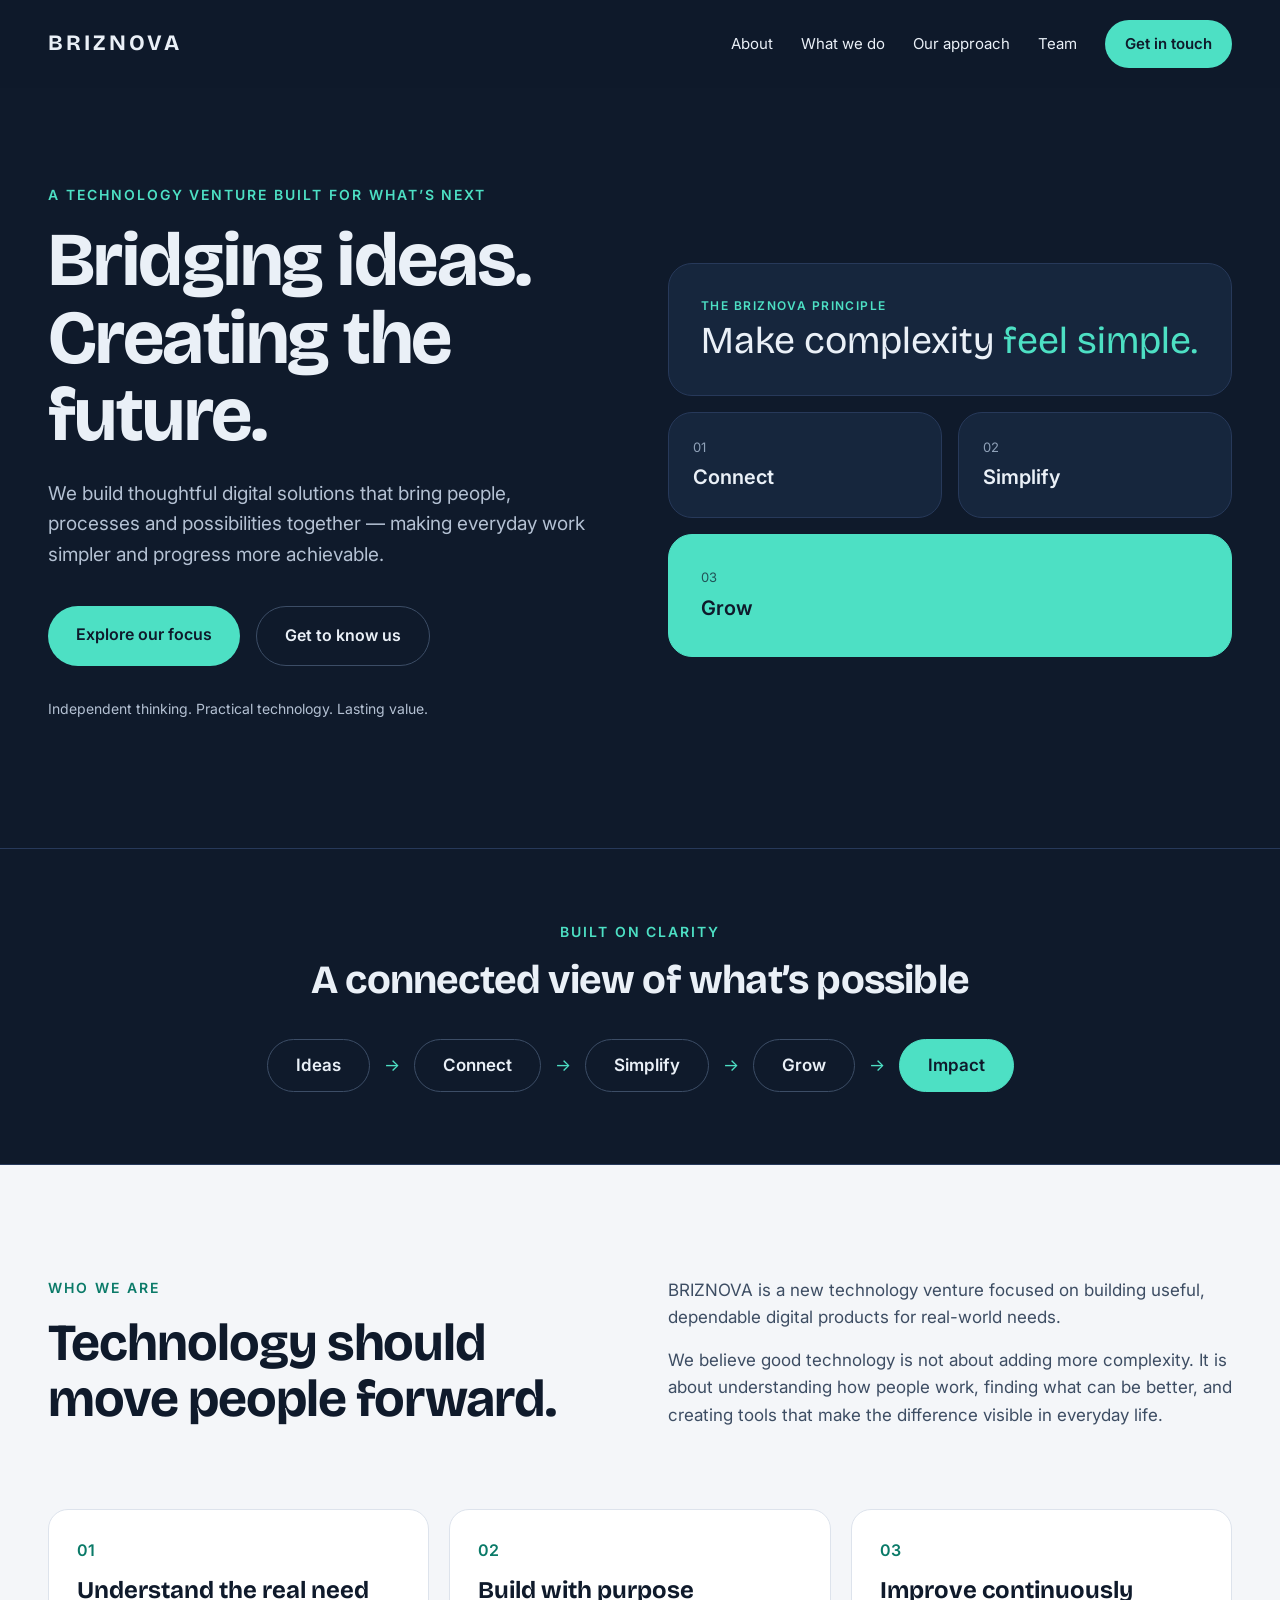
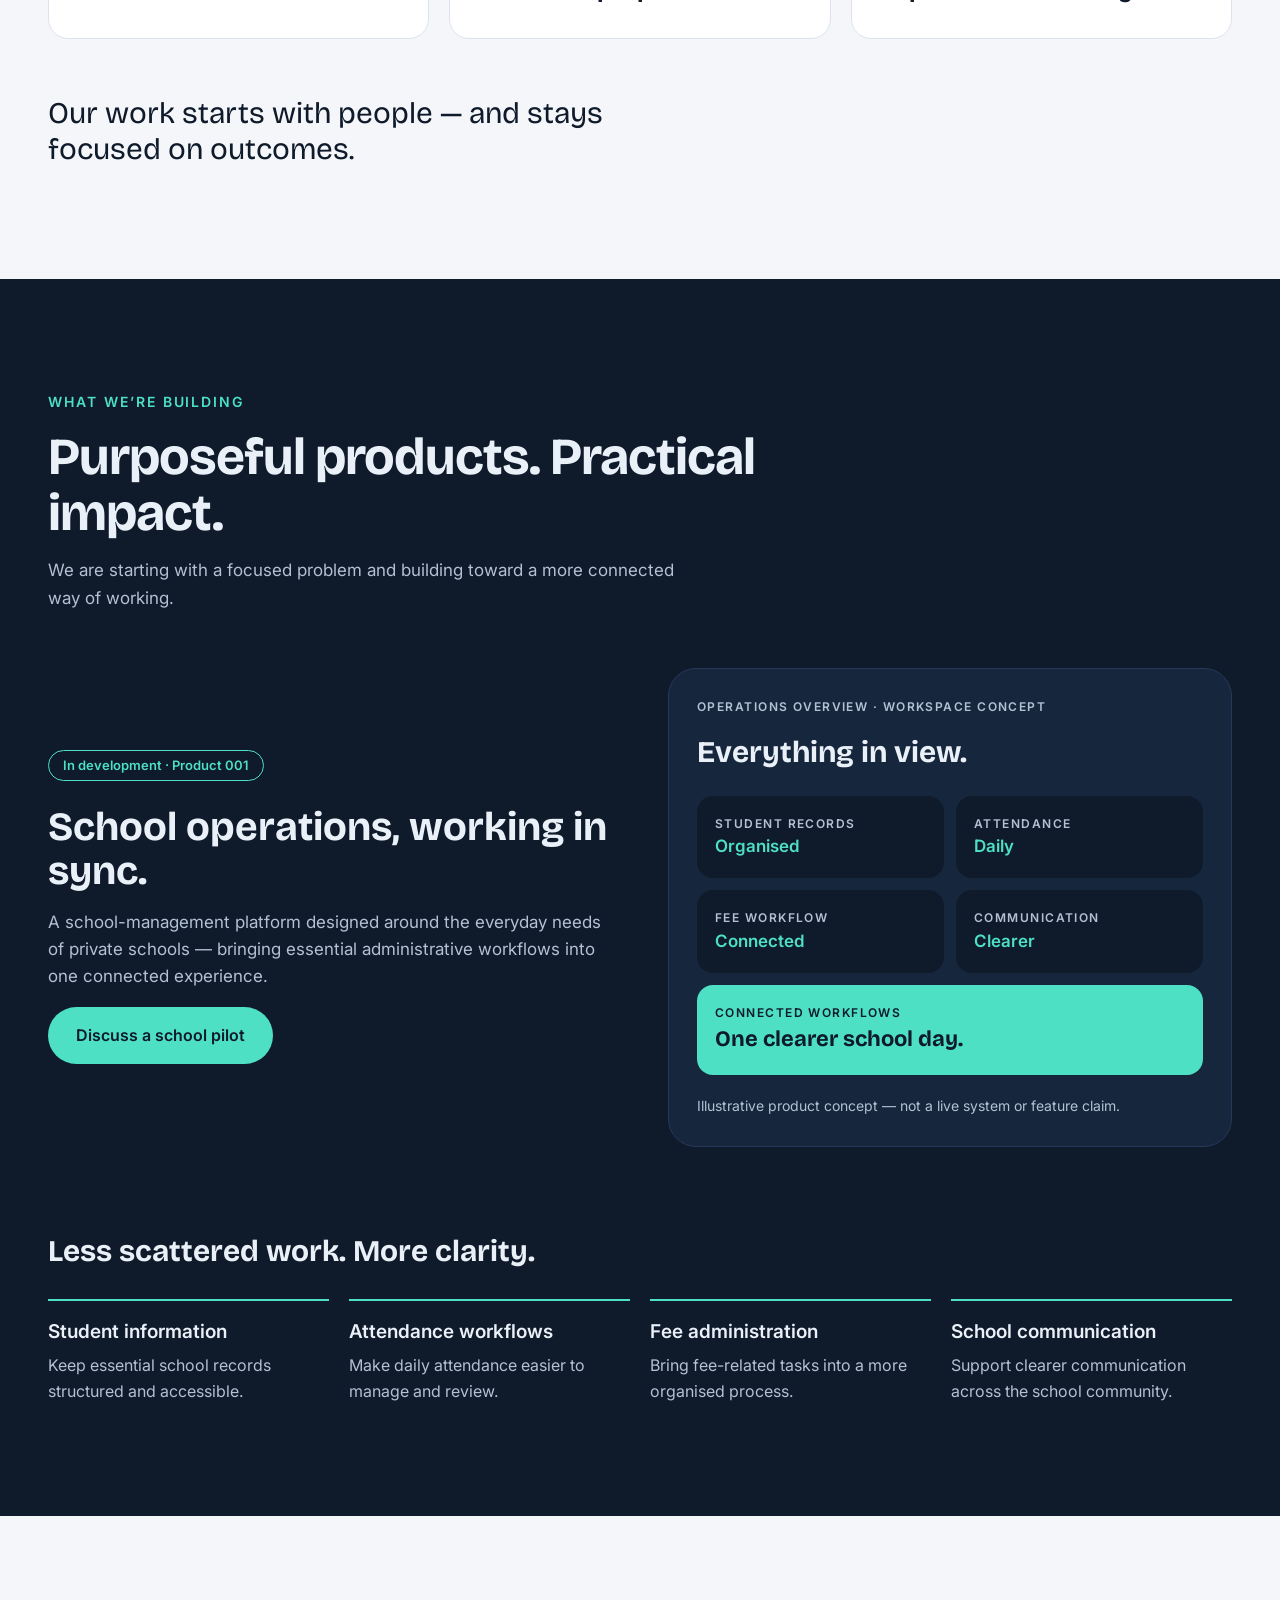
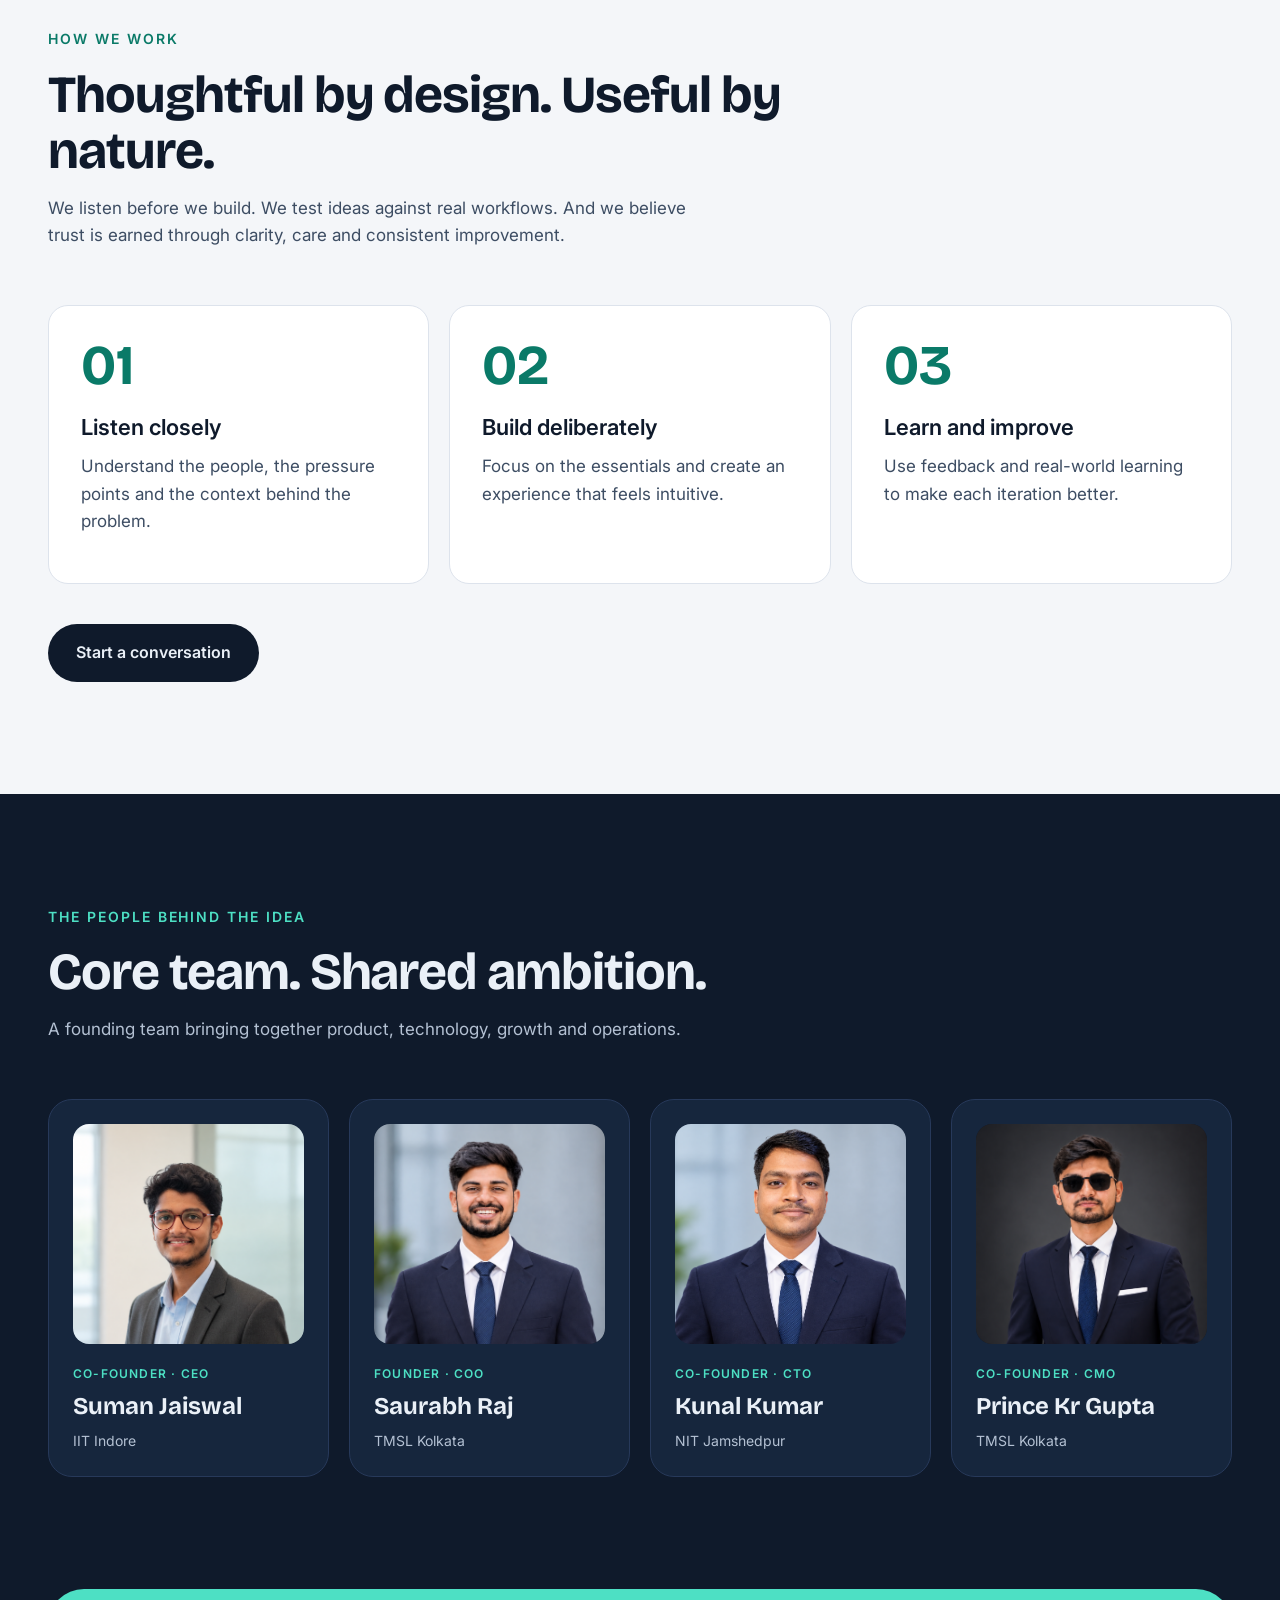
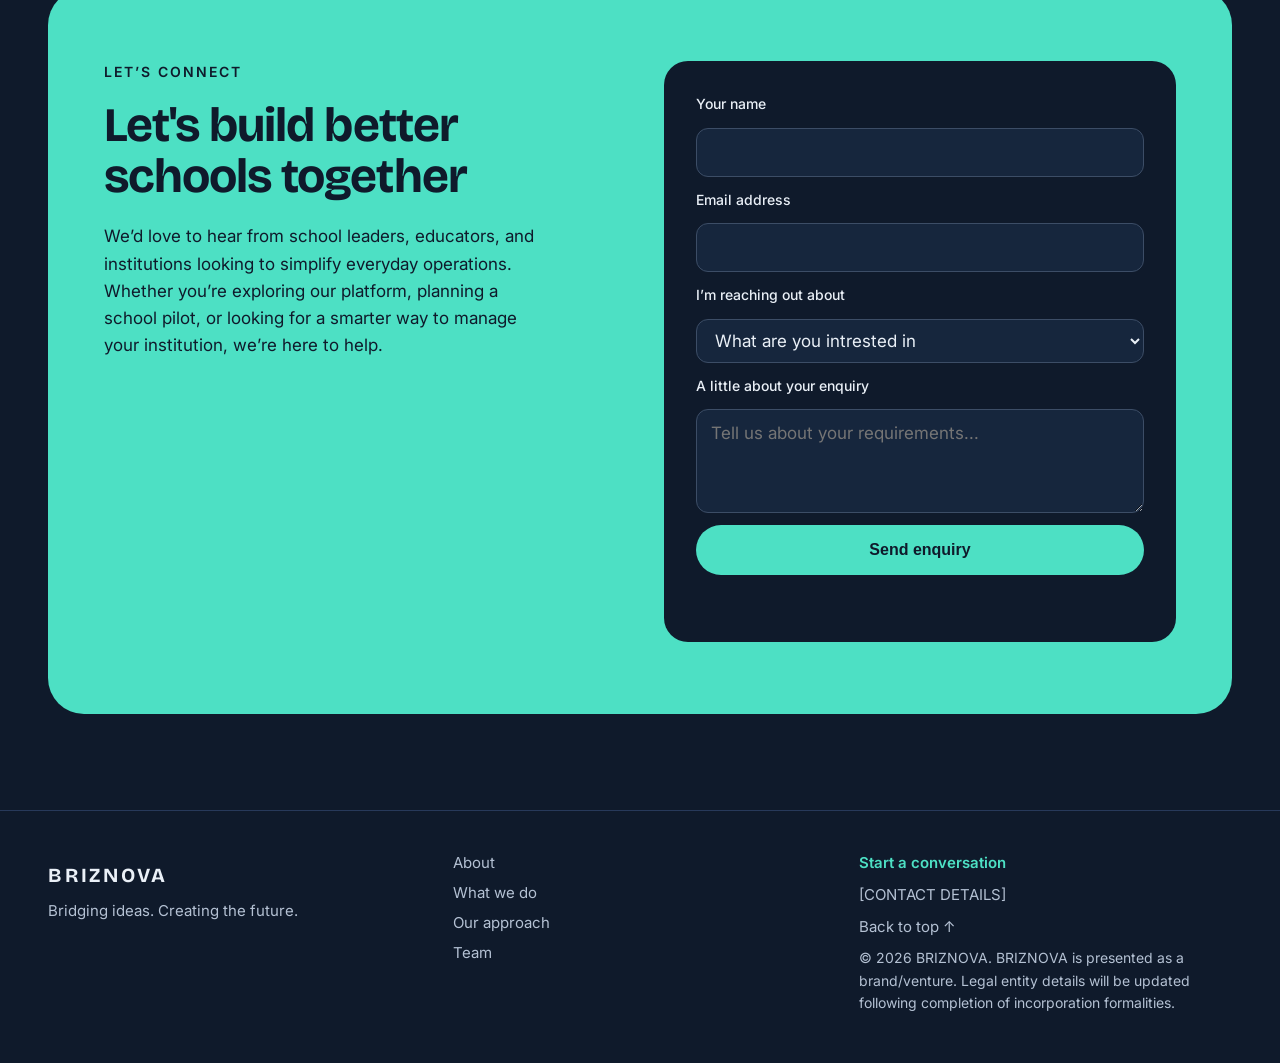
<file: index.html>
<!doctype html>
<html lang="en">
<head>
<meta charset="utf-8">
<meta name="viewport" content="width=device-width, initial-scale=1">
<title>BRIZNOVA — Bridging Ideas. Creating the Future.</title>
<meta name="description" content="BRIZNOVA builds thoughtful technology that connects people, simplifies operations and helps organisations move forward.">
<meta name="theme-color" content="#0f1a2b">
<link rel="preconnect" href="https://fonts.googleapis.com">
<link rel="preconnect" href="https://fonts.gstatic.com" crossorigin>
<link href="https://fonts.googleapis.com/css2?family=Bricolage+Grotesque:wght@500;700&family=Inter:wght@400;500;600&display=swap" rel="stylesheet">
<link rel="stylesheet" href="styles.css">
</head>
<body>
<a class="skip" href="#main">Skip to content</a>

<header class="site-header">
  <a class="brand" href="#top">BRIZNOVA</a>
  <button class="nav-toggle" type="button" aria-expanded="false" aria-controls="nav">Menu</button>
  <nav id="nav" class="nav">
    <a href="#about">About</a>
    <a href="#focus">What we do</a>
    <a href="#approach">Our approach</a>
    <a href="#team">Team</a>
    <a class="btn btn-sm" href="#contact">Get in touch</a>
  </nav>
</header>

<main id="main">
  <section id="top" class="hero section">
    <div>
      <p class="eyebrow">A technology venture built for what’s next</p>
      <h1>Bridging ideas.<br>Creating the future.</h1>
      <p class="lead">We build thoughtful digital solutions that bring people, processes and possibilities together — making everyday work simpler and progress more achievable.</p>
      <div class="actions">
        <a class="btn" href="#focus">Explore our focus</a>
        <a class="btn btn-ghost" href="#about">Get to know us</a>
      </div>
      <p class="muted small tagline">Independent thinking. Practical technology. Lasting value.</p>
    </div>
    <div class="bento">
      <div class="tile tile-wide">
        <p class="label">The BRIZNOVA principle</p>
        <p class="principle">Make complexity <span class="accent">feel simple.</span></p>
      </div>
      <div class="tile"><p class="num">01</p><p class="tile-title">Connect</p></div>
      <div class="tile"><p class="num">02</p><p class="tile-title">Simplify</p></div>
      <div class="tile tile-wide tile-accent"><p class="num">03</p><p class="tile-title">Grow</p></div>
    </div>
  </section>

  <section class="band">
    <p class="eyebrow">Built on clarity</p>
    <h2>A connected view of what’s possible</h2>
    <div class="flow" aria-label="Ideas to impact">
      <span>Ideas</span><i aria-hidden="true">→</i><span>Connect</span><i aria-hidden="true">→</i><span>Simplify</span><i aria-hidden="true">→</i><span>Grow</span><i aria-hidden="true">→</i><span class="flow-end">Impact</span>
    </div>
  </section>

  <section id="about" class="section light">
    <div class="two-col">
      <div>
        <p class="eyebrow dark">Who we are</p>
        <h2>Technology should move people forward.</h2>
      </div>
      <div class="body-dark">
        <p>BRIZNOVA is a new technology venture focused on building useful, dependable digital products for real-world needs.</p>
        <p>We believe good technology is not about adding more complexity. It is about understanding how people work, finding what can be better, and creating tools that make the difference visible in everyday life.</p>
      </div>
    </div>
    <div class="grid grid-220">
      <div class="card"><p class="num dark">01</p><p class="card-title">Understand the real need</p></div>
      <div class="card"><p class="num dark">02</p><p class="card-title">Build with purpose</p></div>
      <div class="card"><p class="num dark">03</p><p class="card-title">Improve continuously</p></div>
    </div>
    <p class="statement">Our work starts with people — and stays focused on outcomes.</p>
  </section>

  <section id="focus" class="section">
    <p class="eyebrow">What we’re building</p>
    <h2>Purposeful products. Practical impact.</h2>
    <p class="muted intro">We are starting with a focused problem and building toward a more connected way of working.</p>

    <div class="two-col center">
      <div>
        <p class="pill">In development · Product 001</p>
        <h3 class="h3-lg">School operations, working in sync.</h3>
        <p class="muted">A school-management platform designed around the everyday needs of private schools — bringing essential administrative workflows into one connected experience.</p>
        <a class="btn" href="#contact">Discuss a school pilot</a>
      </div>
      <div class="mock">
        <p class="label muted">Operations overview · Workspace concept</p>
        <p class="mock-title">Everything in view.</p>
        <div class="mock-grid">
          <div><p class="label muted">Student records</p><p class="accent strong">Organised</p></div>
          <div><p class="label muted">Attendance</p><p class="accent strong">Daily</p></div>
          <div><p class="label muted">Fee workflow</p><p class="accent strong">Connected</p></div>
          <div><p class="label muted">Communication</p><p class="accent strong">Clearer</p></div>
        </div>
        <div class="mock-cta"><p class="label">Connected workflows</p><p class="mock-cta-title">One clearer school day.</p></div>
        <p class="muted small">Illustrative product concept — not a live system or feature claim.</p>
      </div>
    </div>

    <h3 class="h3-md">Less scattered work. More clarity.</h3>
    <div class="grid grid-230">
      <div class="feature"><p class="feature-title">Student information</p><p class="muted">Keep essential school records structured and accessible.</p></div>
      <div class="feature"><p class="feature-title">Attendance workflows</p><p class="muted">Make daily attendance easier to manage and review.</p></div>
      <div class="feature"><p class="feature-title">Fee administration</p><p class="muted">Bring fee-related tasks into a more organised process.</p></div>
      <div class="feature"><p class="feature-title">School communication</p><p class="muted">Support clearer communication across the school community.</p></div>
    </div>
  </section>

  <section id="approach" class="section light">
    <p class="eyebrow dark">How we work</p>
    <h2>Thoughtful by design. Useful by nature.</h2>
    <p class="body-dark intro">We listen before we build. We test ideas against real workflows. And we believe trust is earned through clarity, care and consistent improvement.</p>
    <div class="grid grid-260">
      <div class="card big"><p class="big-num">01</p><h3>Listen closely</h3><p class="body-dark">Understand the people, the pressure points and the context behind the problem.</p></div>
      <div class="card big"><p class="big-num">02</p><h3>Build deliberately</h3><p class="body-dark">Focus on the essentials and create an experience that feels intuitive.</p></div>
      <div class="card big"><p class="big-num">03</p><h3>Learn and improve</h3><p class="body-dark">Use feedback and real-world learning to make each iteration better.</p></div>
    </div>
    <a class="btn btn-dark" href="#contact">Start a conversation</a>
  </section>

  <section id="team" class="section">
    <p class="eyebrow">The people behind the idea</p>
    <h2>Core team. Shared ambition.</h2>
    <p class="muted intro">A founding team bringing together product, technology, growth and operations.</p>
    <div class="grid grid-240">
      <article class="person"><img src="suman_imgg.PNG" alt="Suman Jaiswal" loading="lazy"><p class="role">Co-founder · CEO</p><h3>Suman Jaiswal</h3><p class="muted small">IIT Indore</p></article>
      <article class="person"><img class="portrait-saurabh" src="saurabh_img.PNG" alt="Saurabh Raj" loading="lazy"><p class="role">Founder · COO</p><h3>Saurabh Raj</h3><p class="muted small">TMSL Kolkata</p></article>
      <article class="person"><img src="kunal_imgg.png" alt="Kunal Kumar" loading="lazy"><p class="role">Co-founder · CTO</p><h3>Kunal Kumar</h3><p class="muted small">NIT Jamshedpur</p></article>
      <article class="person"><img class="portrait-prince" src="prince_img.PNG" alt="Prince Kr Gupta" loading="lazy"><p class="role">Co-founder · CMO</p><h3>Prince Kr Gupta</h3><p class="muted small">TMSL Kolkata</p></article>
    </div>
  </section>

  <section id="contact" class="contact">
    <div>
      <p class="eyebrow dark">Let’s connect</p>
      <h2>Let's build better schools together</h2>
      <p>We’d love to hear from school leaders, educators, and institutions looking to simplify everyday operations. Whether you’re exploring our platform, planning a school pilot, or looking for a smarter way to manage your institution, we’re here to help.</p>
    </div>
    <form id="enquiry" class="form" novalidate>
      <label for="name">Your name</label>
      <input id="name" name="name" type="text" autocomplete="name" required>
      <label for="email">Email address</label>
      <input id="email" name="email" type="email" autocomplete="email" required>
      <label for="topic">I’m reaching out about</label>
      <select id="topic" name="topic">
        <option value="" selected disabled hidden>What are you intrested in</option>
        <option>Book a Product Demo</option>
        <option>School Management Software</option>
        <option>School Pilot Program</option>
        <option>Institutional Partnership</option>
        <option>Pricing & Plans</option>
        <option>Technical Support</option>
        <option>General enquiry</option>
        <option>Other</option>
      </select>
      <label for="message">A little about your enquiry</label>
      <textarea id="message" name="message" rows="3" placeholder="Tell us about your requirements..."></textarea>
      <button class="btn" type="submit">Send enquiry</button>
      <p id="form-status" class="status" role="status" aria-live="polite"></p>
    </form>
  </section>
</main>

<footer class="footer">
  <div><p class="brand">BRIZNOVA</p><p>Bridging ideas. Creating the future.</p></div>
  <div class="footer-links"><a href="#about">About</a><a href="#focus">What we do</a><a href="#approach">Our approach</a><a href="#team">Team</a></div>
  <div>
    <a class="accent strong" href="#contact">Start a conversation</a>
    <p>[CONTACT DETAILS]</p>
    <a href="#top">Back to top ↑</a>
    <p class="small muted">© <span id="year">2026</span> BRIZNOVA. BRIZNOVA is presented as a brand/venture. Legal entity details will be updated following completion of incorporation formalities.</p>
  </div>
</footer>

<script src="script.js"></script>
</body>
</html>
</file>
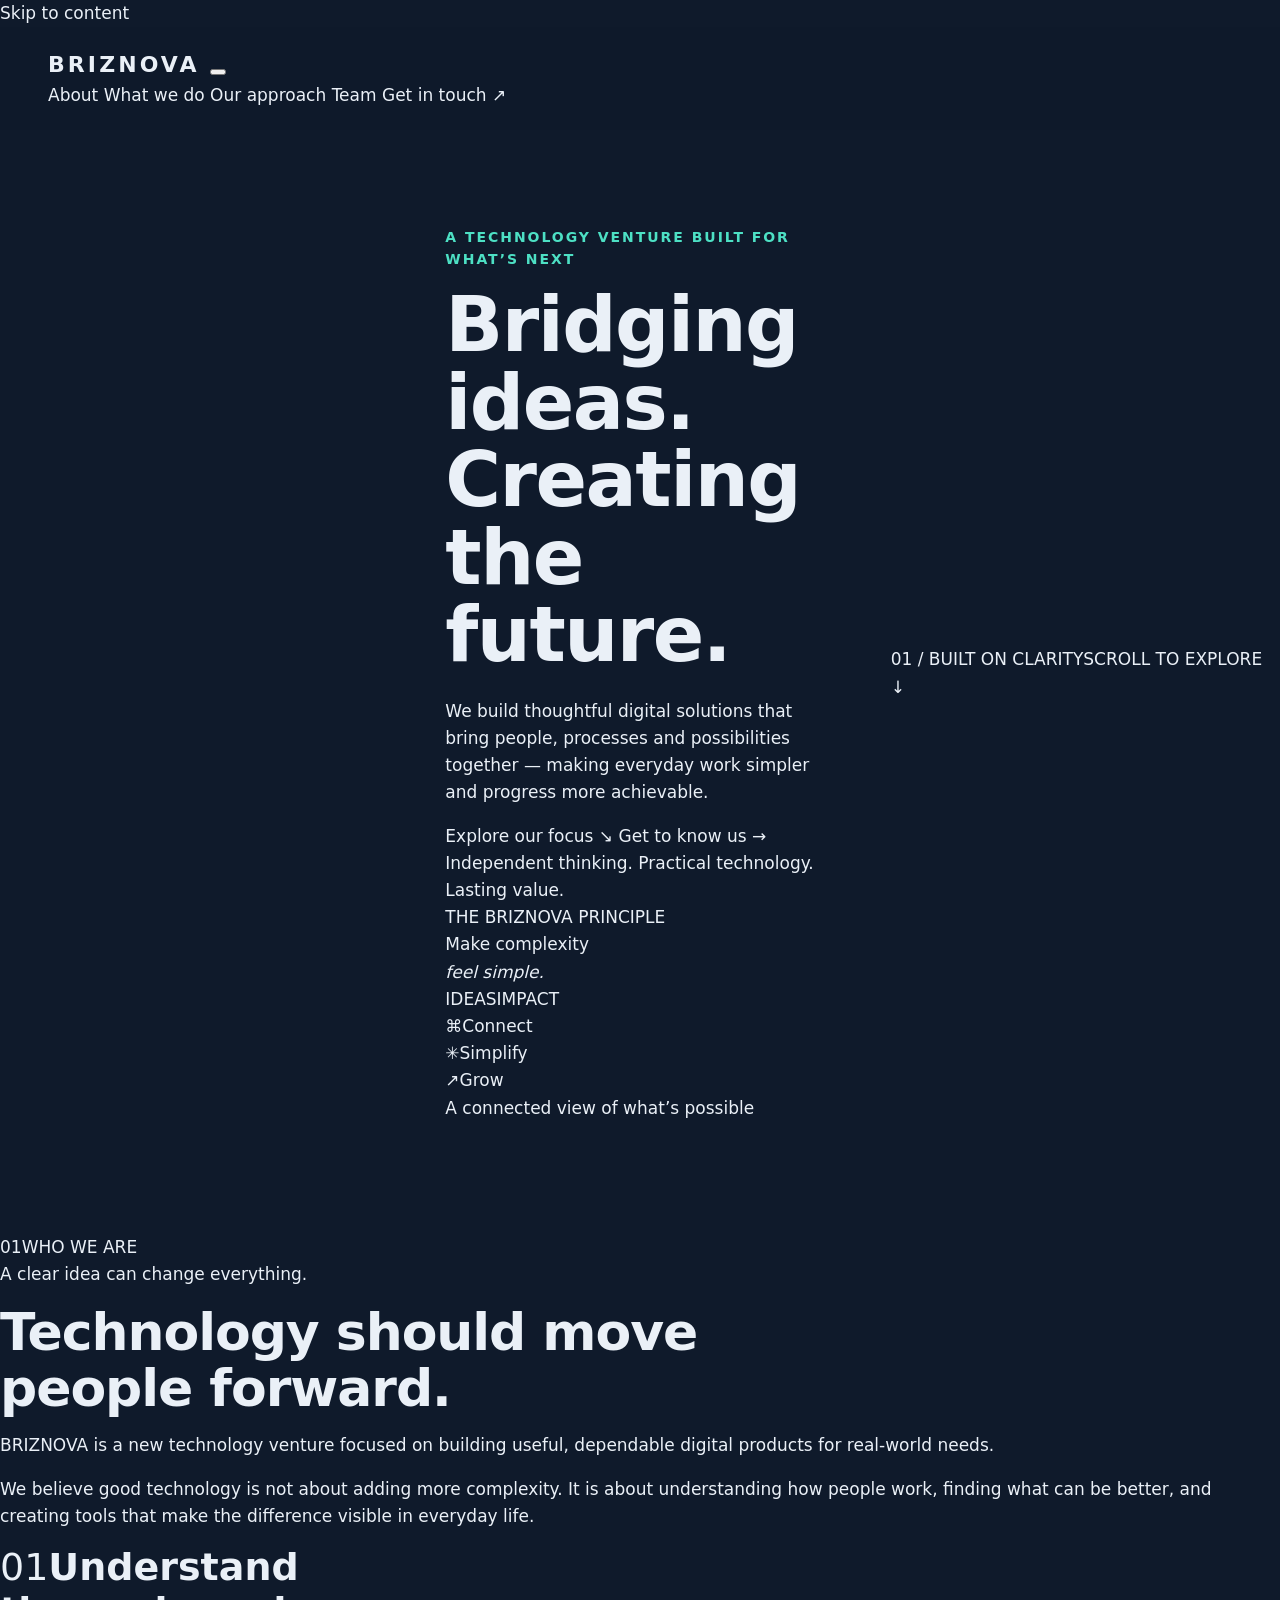
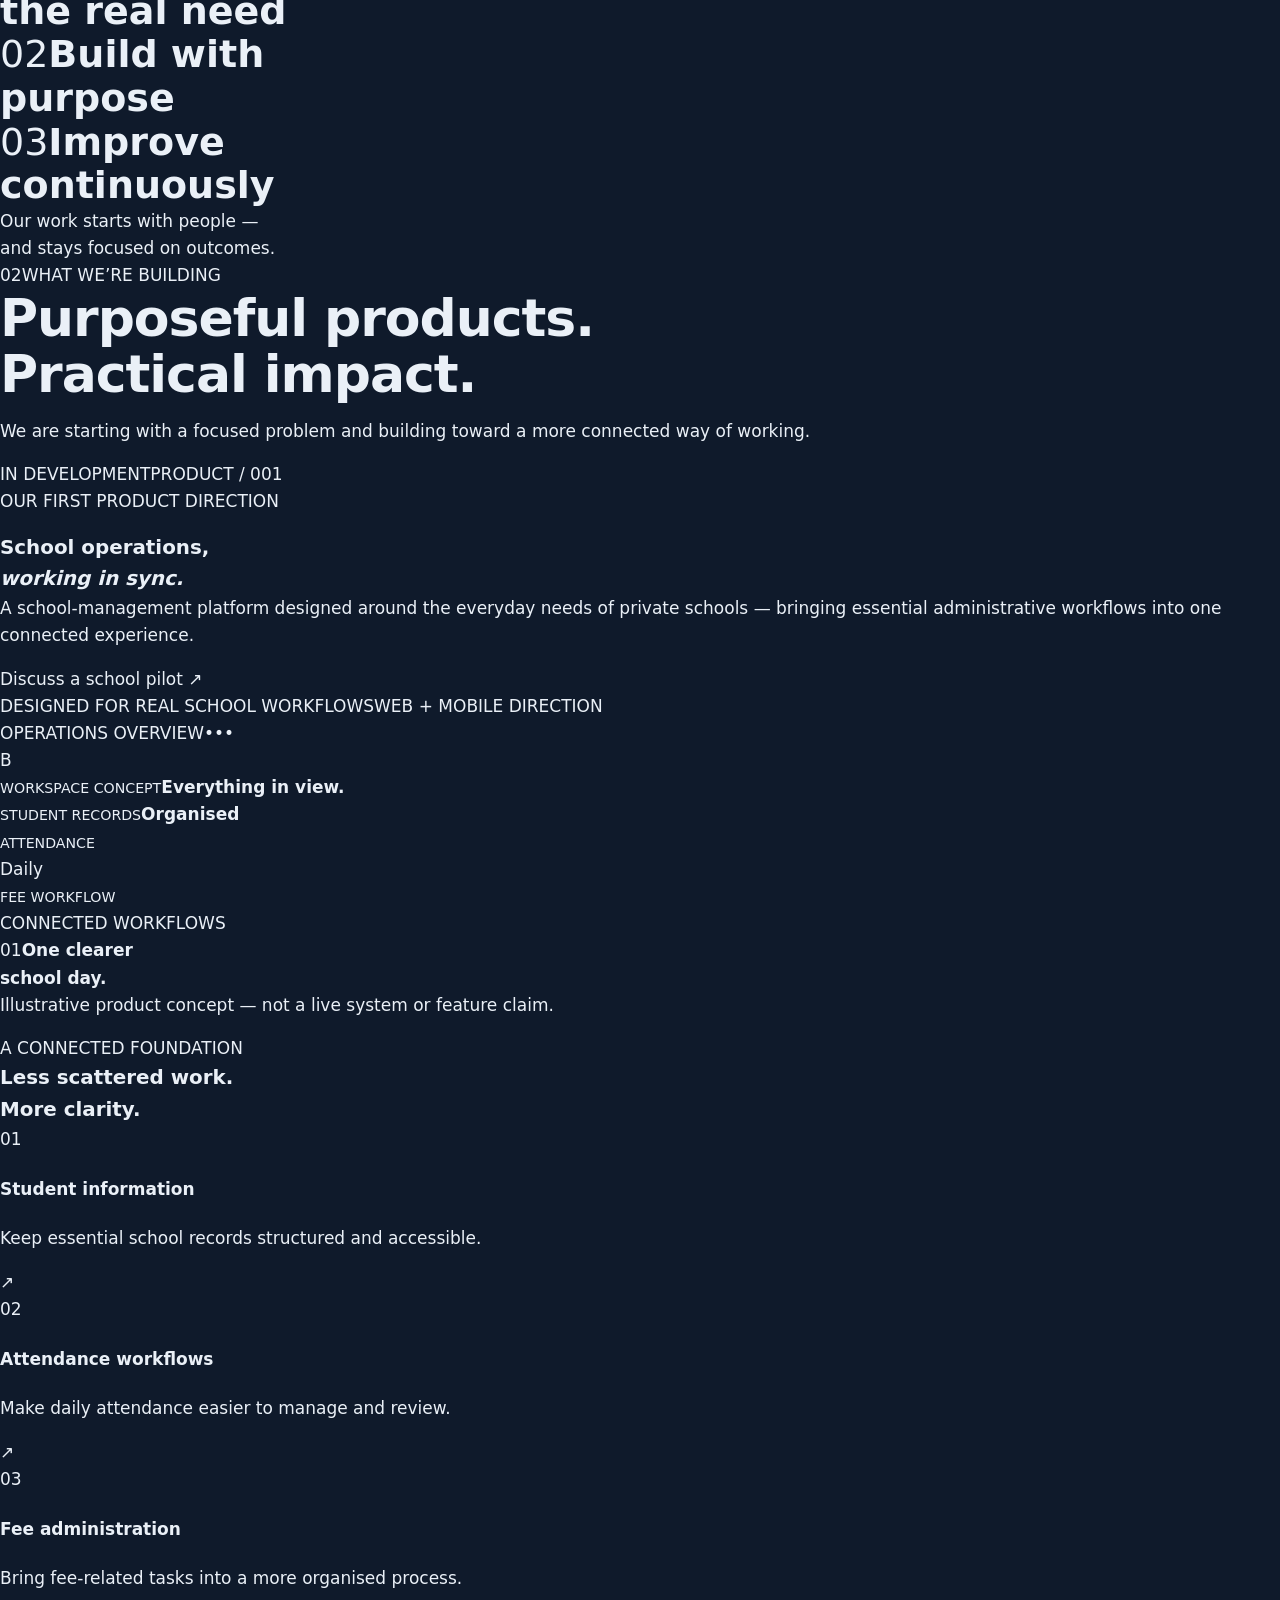
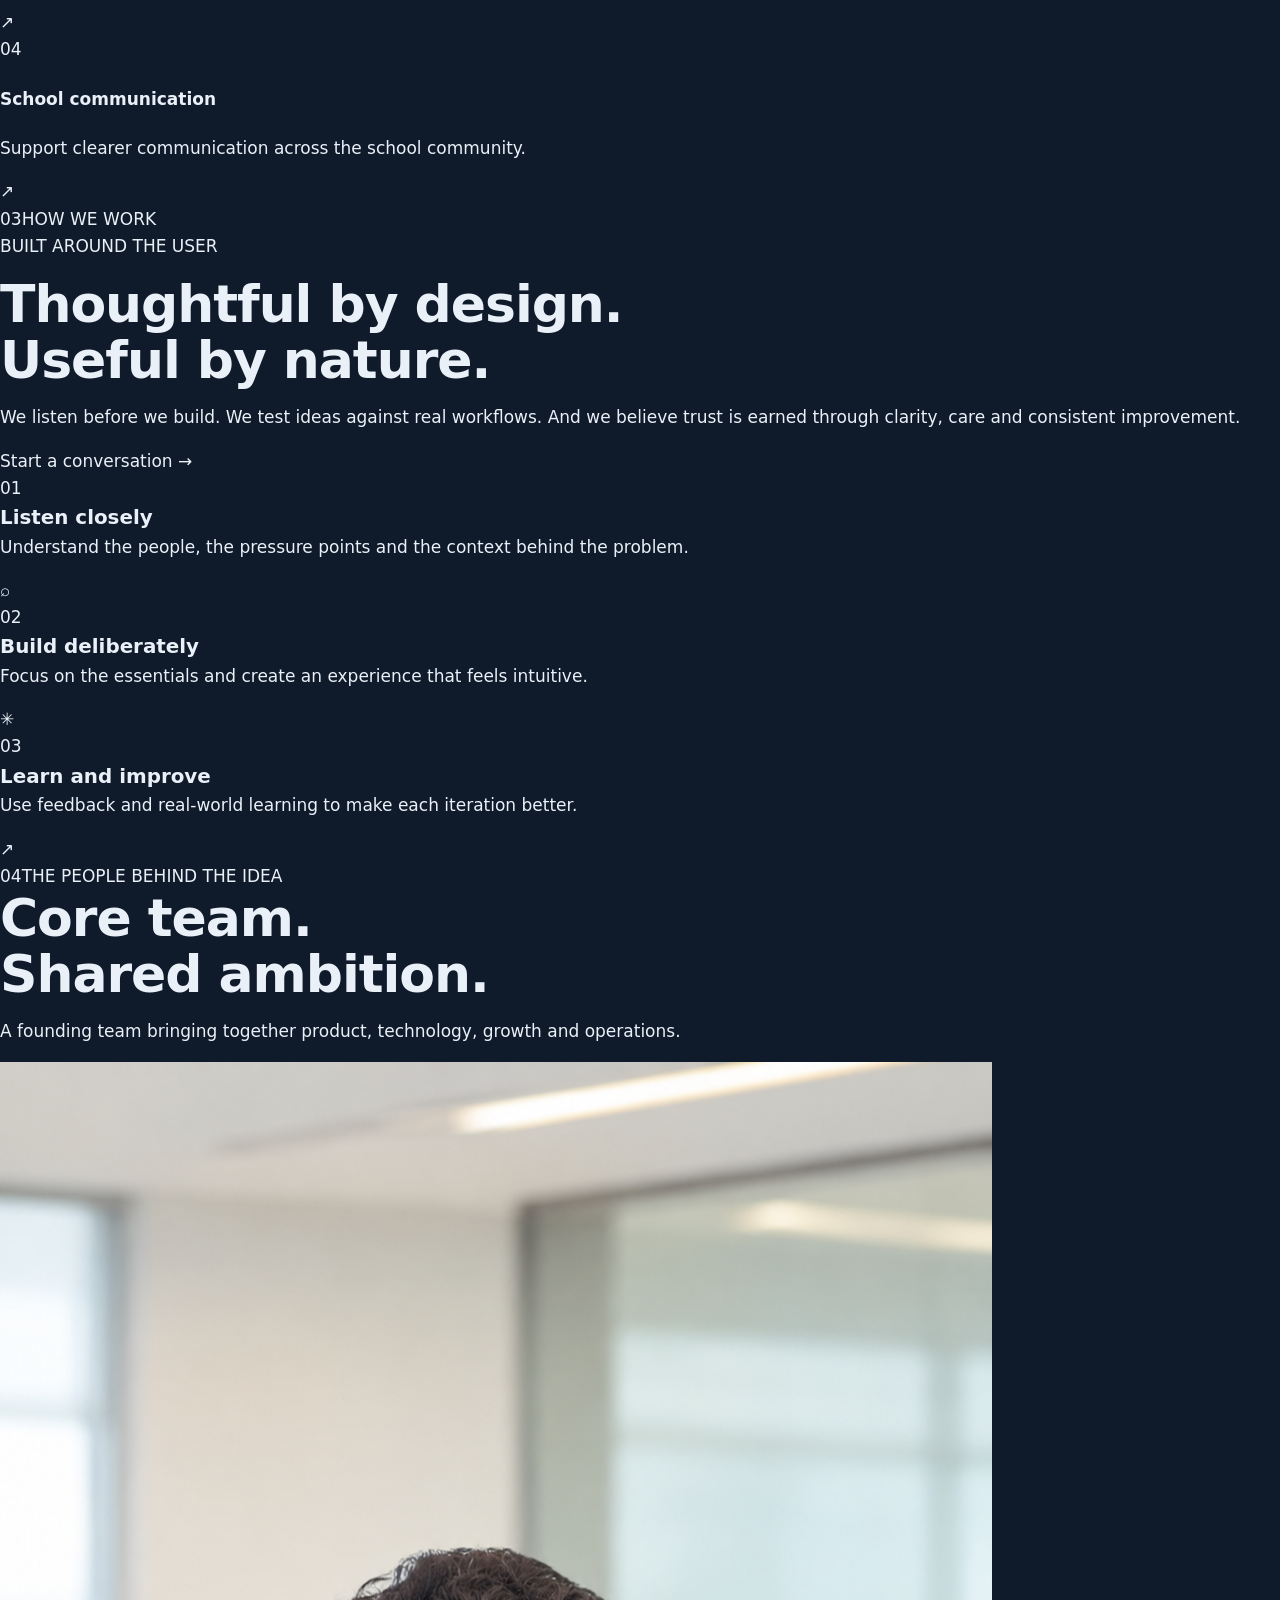
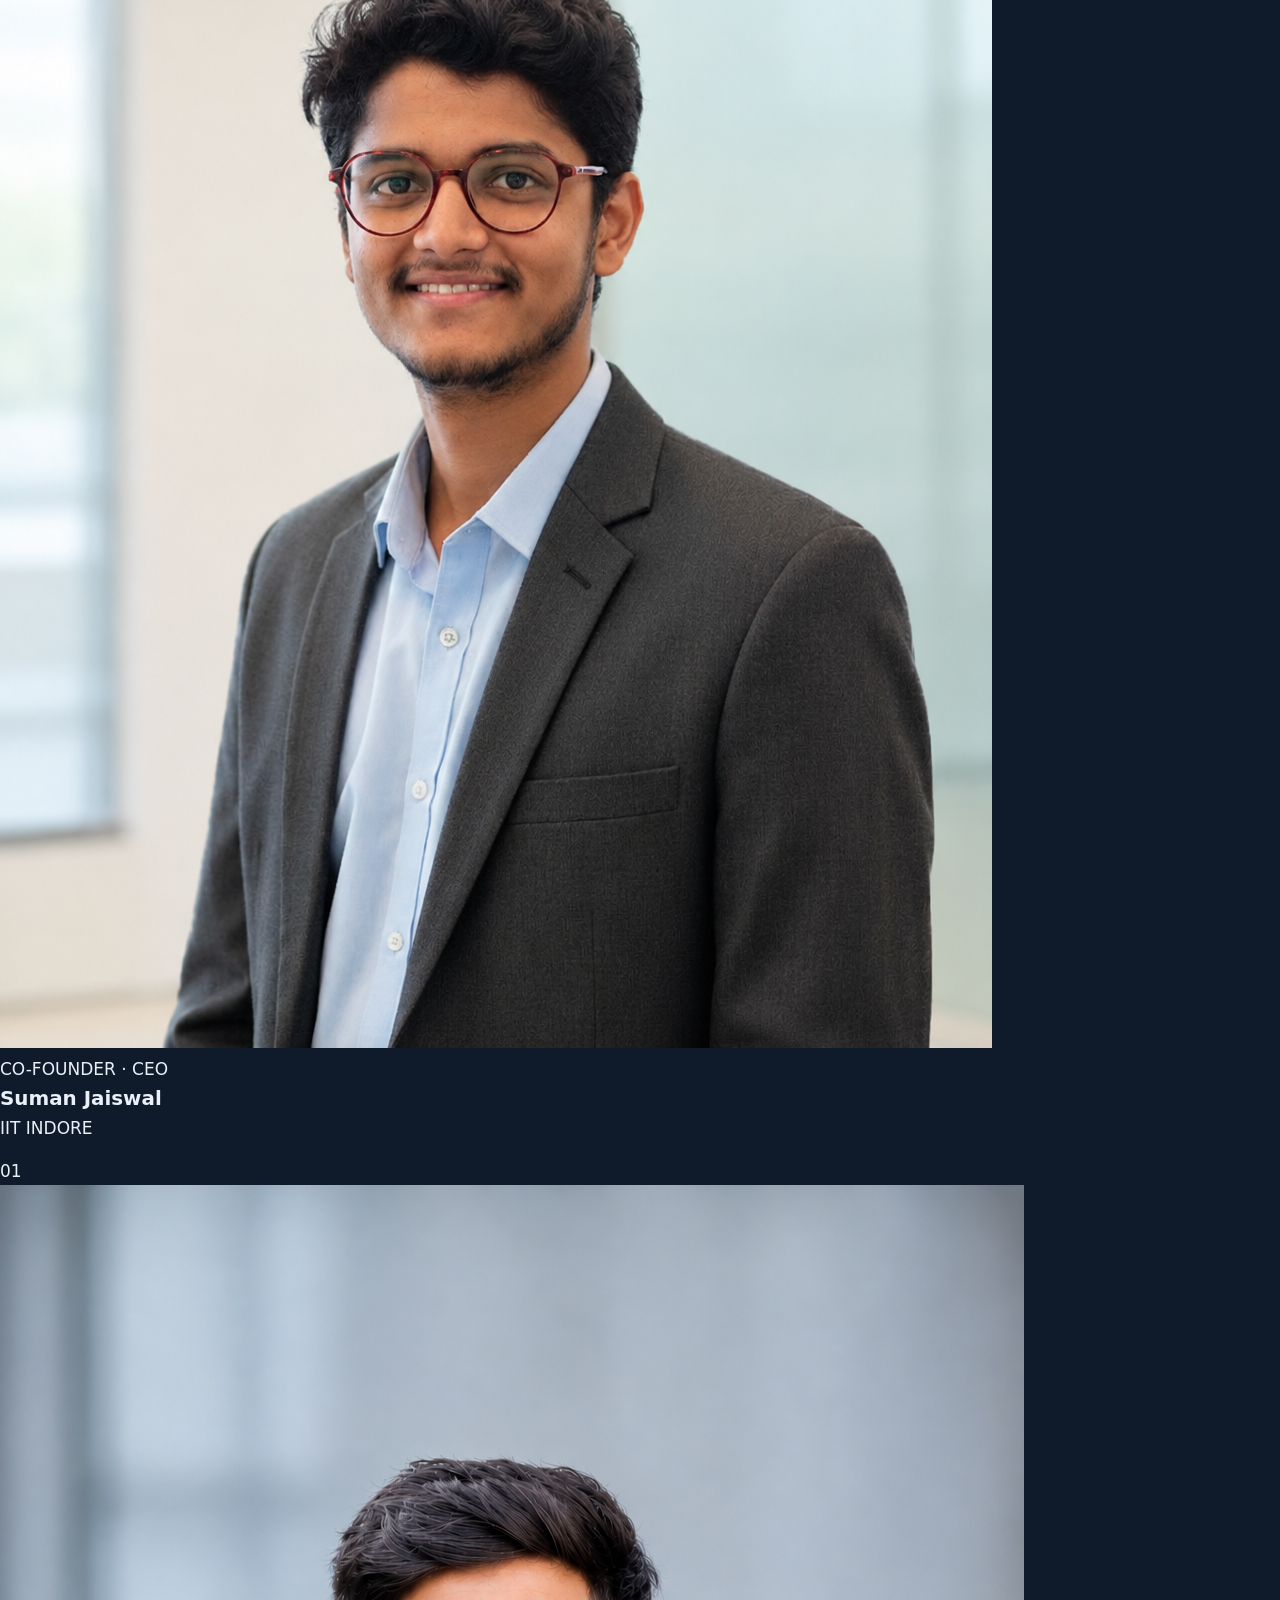
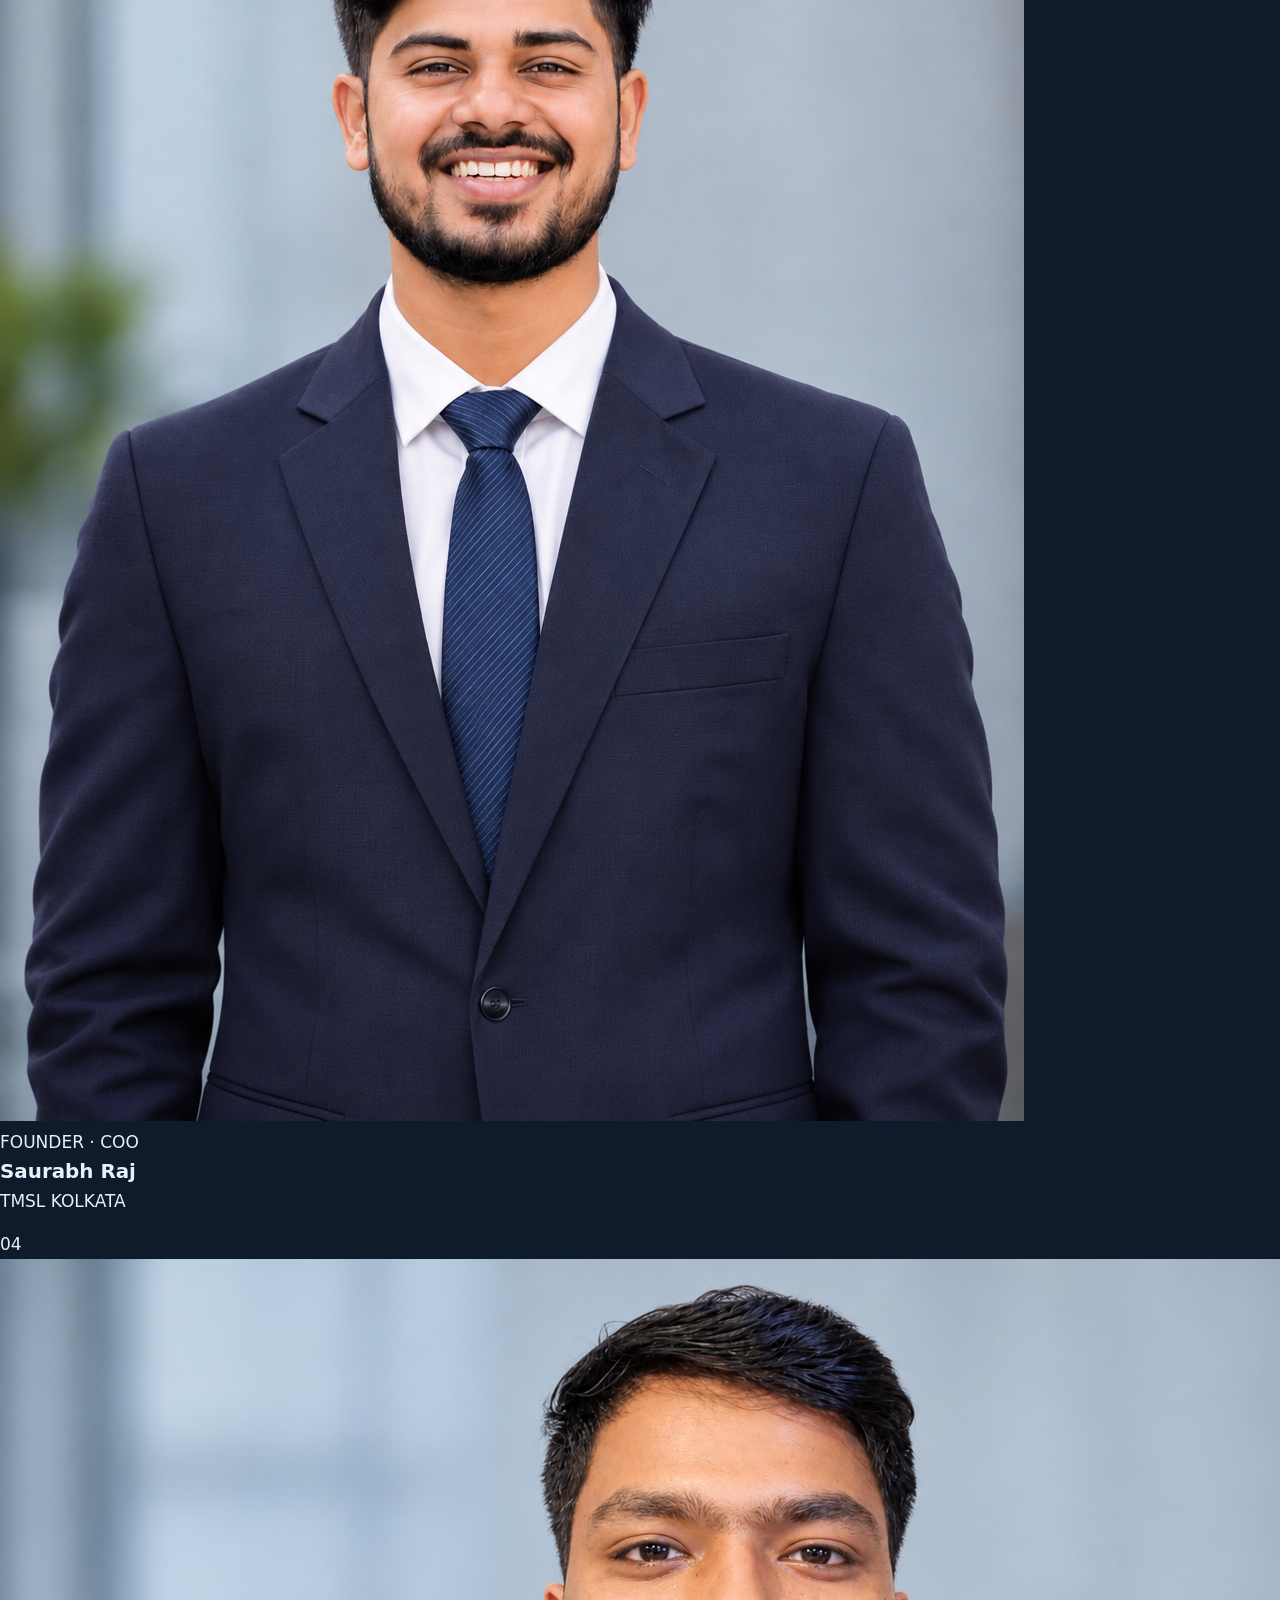
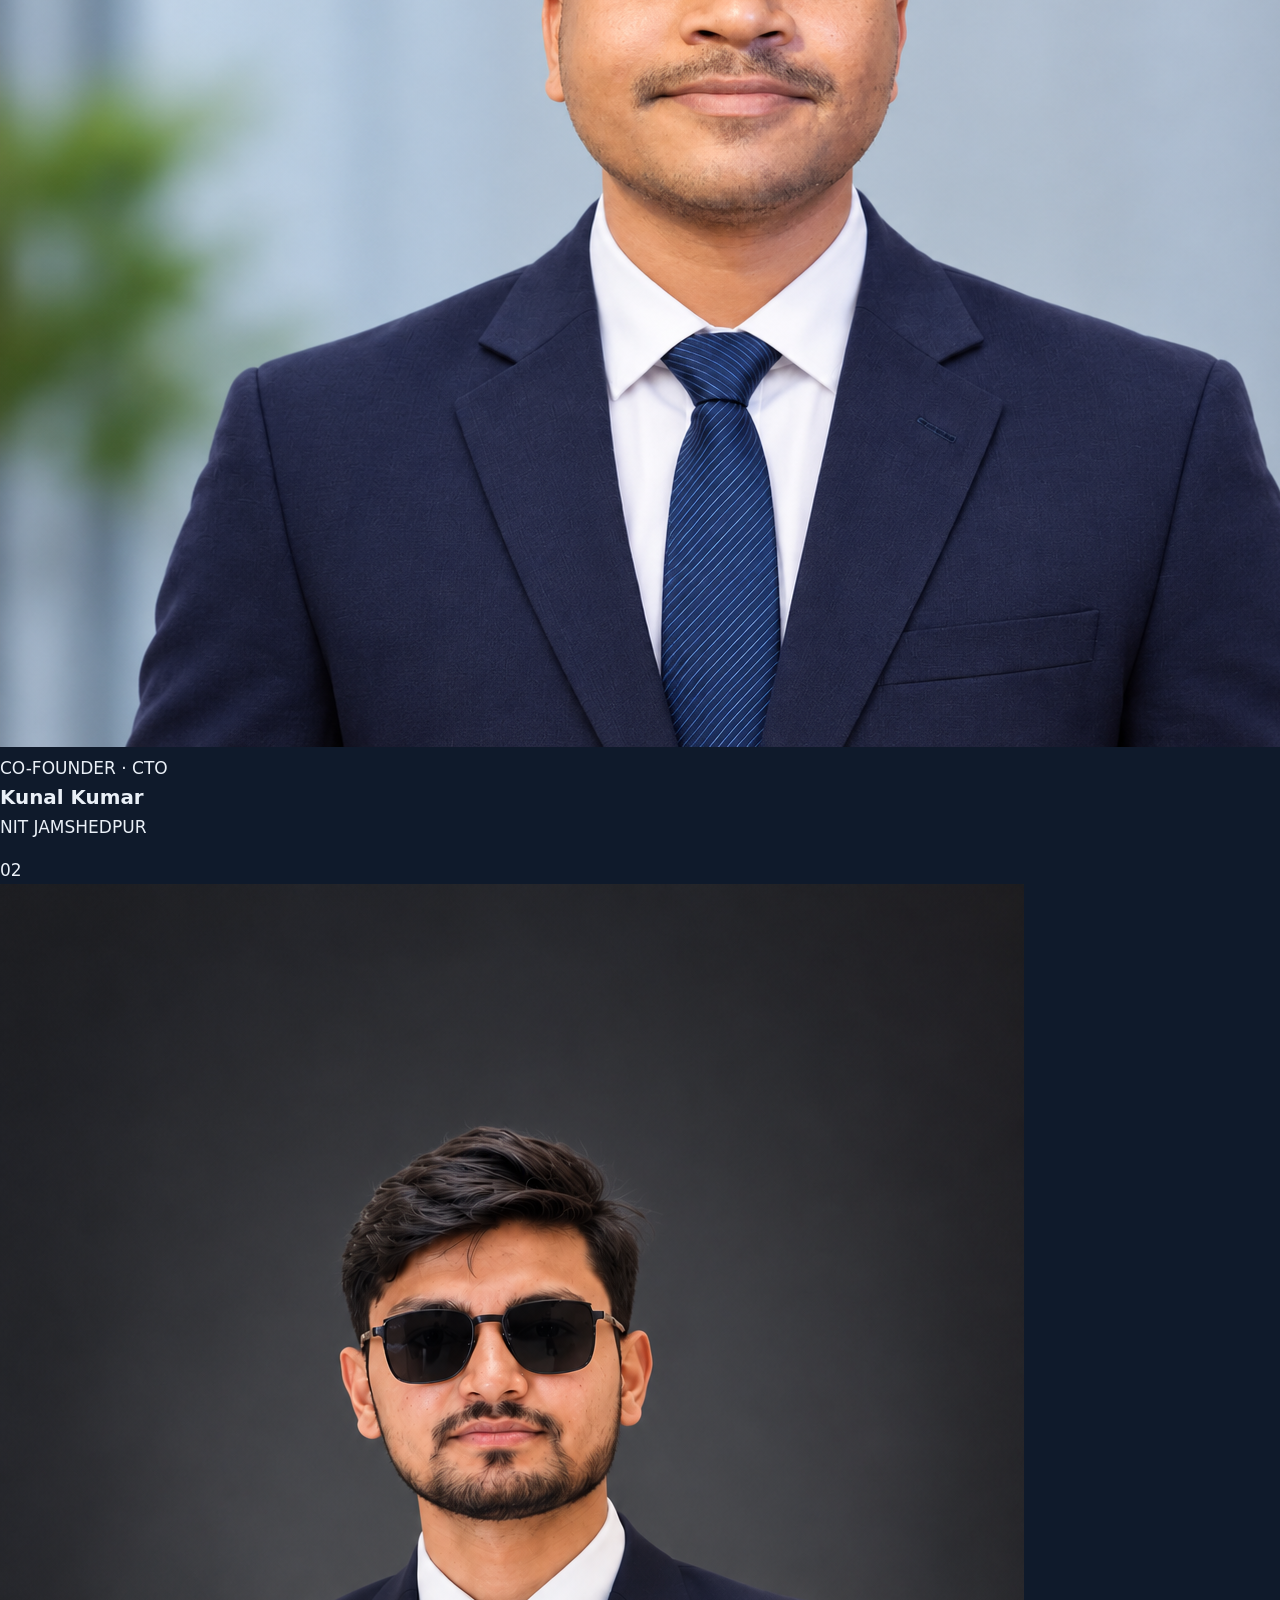
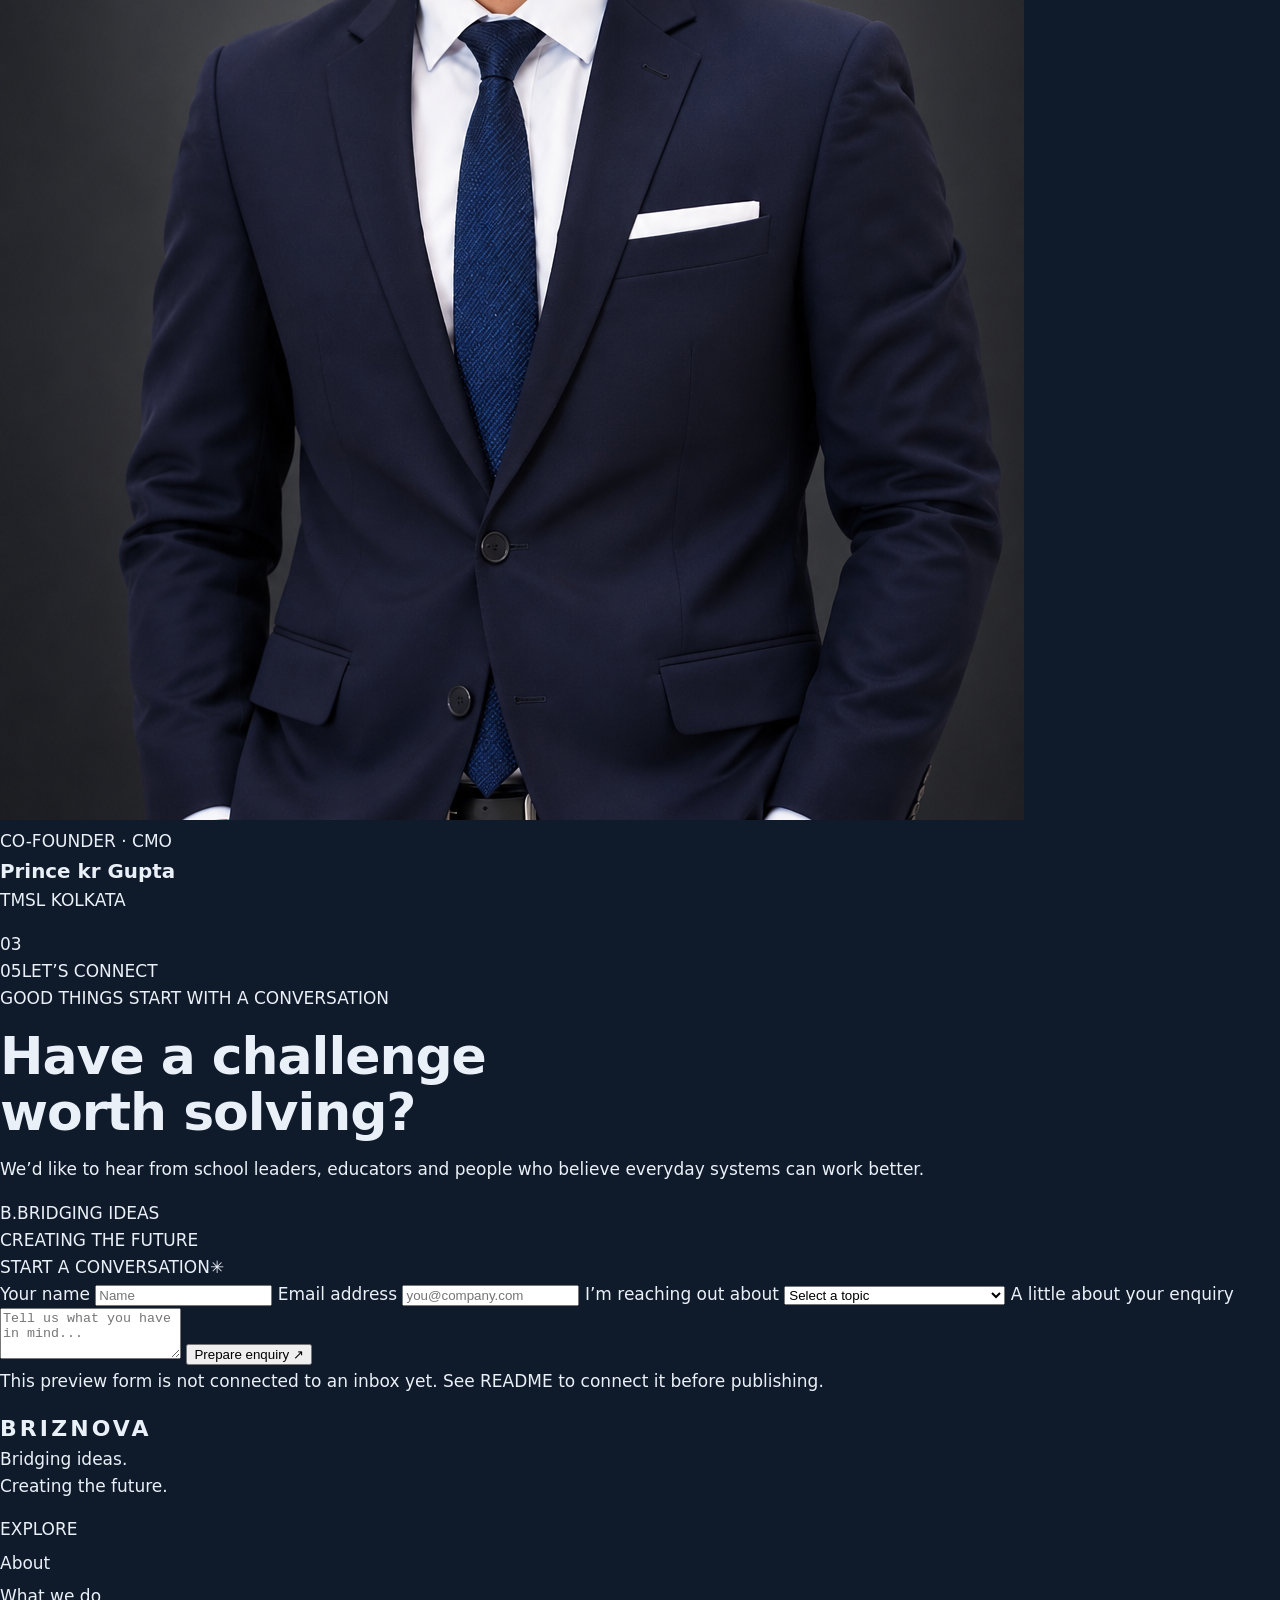
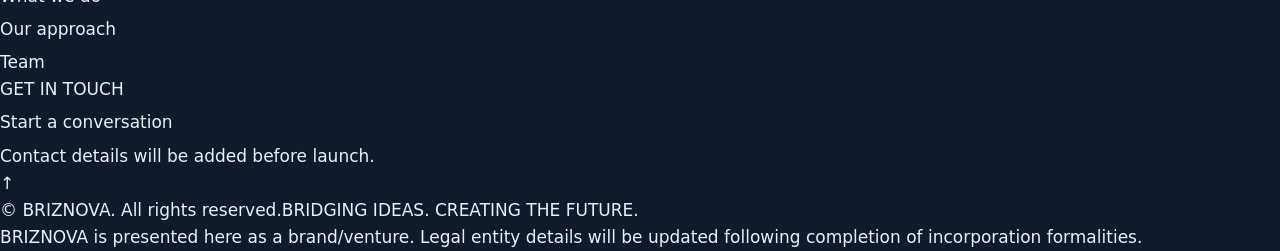
<file: index_temp.html>
<!doctype html>
<html lang="en">
  <head>
    <meta charset="UTF-8" />
    <meta name="viewport" content="width=device-width, initial-scale=1.0" />
    <meta name="theme-color" content="#101b2b" />
    <meta
      name="description"
      content="BRIZNOVA builds thoughtful technology that connects people, simplifies operations and helps organisations move forward."
    />
    <meta
      property="og:title"
      content="BRIZNOVA — Bridging Ideas. Creating the Future."
    />
    <meta
      property="og:description"
      content="Practical technology. Connected experiences. A better way forward."
    />
    <meta property="og:type" content="website" />
    <title>BRIZNOVA — Bridging Ideas. Creating the Future.</title>
    <link rel="preconnect" href="https://fonts.googleapis.com" />
    <link rel="preconnect" href="https://fonts.gstatic.com" crossorigin />
    <link
      href="https://fonts.googleapis.com/css2?family=DM+Sans:wght@400;500;600;700&family=Manrope:wght@400;500;600;700;800&display=swap"
      rel="stylesheet"
    />
    <link rel="stylesheet" href="styles.css" />
  </head>
  <body>
    <a class="skip-link" href="#main">Skip to content</a>

    <header class="site-header" id="top">
      <div class="container nav-wrap">
        <a class="brand" href="#top" aria-label="BRIZNOVA home">
          <span class="brand-mark" aria-hidden="true"
            ><span></span><span></span><span></span
          ></span>
          <span class="brand-name">BRIZNOVA</span>
        </a>

        <button
          class="menu-toggle"
          type="button"
          aria-label="Open navigation"
          aria-expanded="false"
          aria-controls="primary-nav"
        >
          <span></span><span></span>
        </button>

        <nav class="primary-nav" id="primary-nav" aria-label="Main navigation">
          <a href="#about">About</a>
          <a href="#focus">What we do</a>
          <a href="#approach">Our approach</a>
          <a href="#team">Team</a>
          <a class="nav-cta" href="#contact"
            >Get in touch <span aria-hidden="true">↗</span></a
          >
        </nav>
      </div>
    </header>

    <main id="main">
      <section class="hero section-dark">
        <div class="hero-grid" aria-hidden="true"></div>
        <div class="container hero-inner">
          <div class="hero-copy reveal">
            <div class="eyebrow eyebrow-light">
              <span class="eyebrow-dot"></span> A technology venture built for
              what’s next
            </div>
            <h1>
              Bridging ideas.<br /><span class="text-gradient"
                >Creating the future.</span
              >
            </h1>
            <p class="hero-lede">
              We build thoughtful digital solutions that bring people, processes
              and possibilities together — making everyday work simpler and
              progress more achievable.
            </p>
            <div class="hero-actions">
              <a class="button button-lime" href="#focus"
                >Explore our focus <span aria-hidden="true">↘</span></a
              >
              <a class="text-link text-link-light" href="#about"
                >Get to know us <span aria-hidden="true">→</span></a
              >
            </div>
            <div class="hero-note">
              <span class="note-line"></span> Independent thinking. Practical
              technology. Lasting value.
            </div>
          </div>

          <div
            class="hero-art reveal"
            aria-label="Abstract illustration of connected systems"
          >
            <div class="orbit orbit-one"></div>
            <div class="orbit orbit-two"></div>
            <div class="orbit orbit-three"></div>
            <div class="art-glow"></div>
            <div class="core-card">
              <div class="core-top">
                <span class="core-label">THE BRIZNOVA PRINCIPLE</span
                ><span class="core-indicator"></span>
              </div>
              <div class="core-symbol">
                <span class="symbol-a"></span><span class="symbol-b"></span
                ><span class="symbol-c"></span>
              </div>
              <div class="core-title">
                Make complexity<br /><em>feel simple.</em>
              </div>
              <div class="core-bottom">
                <span>IDEAS</span><span class="core-dash"></span
                ><span>IMPACT</span>
              </div>
            </div>
            <div class="float-tag tag-connect">
              <span class="tag-icon">⌘</span><span>Connect</span>
            </div>
            <div class="float-tag tag-simplify">
              <span class="tag-icon">✳</span><span>Simplify</span>
            </div>
            <div class="float-tag tag-grow">
              <span class="tag-icon">↗</span><span>Grow</span>
            </div>
            <div class="art-caption">A connected view of what’s possible</div>
          </div>
        </div>
        <div class="hero-bottom container">
          <span>01 / BUILT ON CLARITY</span
          ><span class="scroll-cue"
            >SCROLL TO EXPLORE <span aria-hidden="true">↓</span></span
          >
        </div>
      </section>

      <section class="intro-section section-pad" id="about">
        <div class="container intro-grid">
          <div class="section-kicker reveal">
            <span>01</span><span class="kicker-line"></span
            ><span>WHO WE ARE</span>
          </div>
          <div class="intro-content reveal">
            <p class="overline">A clear idea can change everything.</p>
            <h2>
              Technology should move people
              <span class="serif-accent">forward.</span>
            </h2>
            <div class="intro-lower">
              <p class="large-copy">
                BRIZNOVA is a new technology venture focused on building useful,
                dependable digital products for real-world needs.
              </p>
              <p class="body-copy">
                We believe good technology is not about adding more complexity.
                It is about understanding how people work, finding what can be
                better, and creating tools that make the difference visible in
                everyday life.
              </p>
            </div>
          </div>
        </div>
        <div class="container principle-row reveal">
          <div class="principle">
            <span class="principle-number">01</span
            ><strong>Understand<br />the real need</strong>
          </div>
          <div class="principle">
            <span class="principle-number">02</span
            ><strong>Build with<br />purpose</strong>
          </div>
          <div class="principle">
            <span class="principle-number">03</span
            ><strong>Improve<br />continuously</strong>
          </div>
          <div class="principle-note">
            Our work starts with people —<br />and stays focused on outcomes.
          </div>
        </div>
      </section>

      <section class="focus-section section-pad" id="focus">
        <div class="container">
          <div class="section-heading reveal">
            <div class="section-kicker">
              <span>02</span><span class="kicker-line"></span
              ><span>WHAT WE’RE BUILDING</span>
            </div>
            <div class="heading-row">
              <h2>
                Purposeful products.<br /><span class="serif-accent"
                  >Practical impact.</span
                >
              </h2>
              <p>
                We are starting with a focused problem and building toward a
                more connected way of working.
              </p>
            </div>
          </div>

          <article class="product-card reveal">
            <div class="product-main">
              <div class="product-meta">
                <span class="status-pill"><span></span> IN DEVELOPMENT</span
                ><span class="product-index">PRODUCT / 001</span>
              </div>
              <div class="product-copy">
                <p class="overline overline-lime">
                  OUR FIRST PRODUCT DIRECTION
                </p>
                <h3>School operations,<br /><em>working in sync.</em></h3>
                <p>
                  A school-management platform designed around the everyday
                  needs of private schools — bringing essential administrative
                  workflows into one connected experience.
                </p>
                <a class="button button-light" href="#contact"
                  >Discuss a school pilot <span aria-hidden="true">↗</span></a
                >
              </div>
              <div class="product-foot">
                <span>DESIGNED FOR REAL SCHOOL WORKFLOWS</span
                ><span>WEB + MOBILE DIRECTION</span>
              </div>
            </div>
            <div
              class="product-visual"
              aria-label="Concept illustration of a school management dashboard"
            >
              <div class="dashboard-window">
                <div class="window-bar">
                  <div class="window-dots"><i></i><i></i><i></i></div>
                  <span>OPERATIONS OVERVIEW</span
                  ><span class="window-menu">•••</span>
                </div>
                <div class="dashboard-body">
                  <aside class="dashboard-rail">
                    <div class="rail-logo">B</div>
                    <b class="rail-active"></b><b></b><b></b><b></b><b></b>
                  </aside>
                  <div class="dashboard-content">
                    <div class="dashboard-greeting">
                      <span
                        ><small>WORKSPACE CONCEPT</small
                        ><strong>Everything in view.</strong></span
                      ><span class="avatar-stack"><i></i><i></i><i></i></span>
                    </div>
                    <div class="metric-grid">
                      <div class="metric metric-wide">
                        <small>STUDENT RECORDS</small><strong>Organised</strong
                        ><span class="metric-line"><i></i></span>
                      </div>
                      <div class="metric">
                        <small>ATTENDANCE</small>
                        <div class="metric-ring"><span>Daily</span></div>
                      </div>
                      <div class="metric">
                        <small>FEE WORKFLOW</small>
                        <div class="fee-bars">
                          <i></i><i></i><i></i><i></i><i></i><i></i>
                        </div>
                      </div>
                    </div>
                    <div class="dashboard-bottom">
                      <span>CONNECTED WORKFLOWS</span>
                      <div class="workflow-line">
                        <i></i><i></i><i></i><i></i>
                      </div>
                    </div>
                  </div>
                </div>
              </div>
              <div class="visual-sticker">
                <span>01</span><strong>One clearer<br />school day.</strong>
              </div>
              <p class="visual-disclaimer">
                Illustrative product concept — not a live system or feature
                claim.
              </p>
            </div>
          </article>

          <div class="capability-grid reveal">
            <div class="capability-intro">
              <span class="mini-label">A CONNECTED FOUNDATION</span>
              <h3>
                Less scattered work.<br /><span class="serif-accent"
                  >More clarity.</span
                >
              </h3>
            </div>
            <div class="capability">
              <span class="cap-icon">01</span>
              <div>
                <h4>Student information</h4>
                <p>Keep essential school records structured and accessible.</p>
              </div>
              <span class="cap-arrow">↗</span>
            </div>
            <div class="capability">
              <span class="cap-icon">02</span>
              <div>
                <h4>Attendance workflows</h4>
                <p>Make daily attendance easier to manage and review.</p>
              </div>
              <span class="cap-arrow">↗</span>
            </div>
            <div class="capability">
              <span class="cap-icon">03</span>
              <div>
                <h4>Fee administration</h4>
                <p>Bring fee-related tasks into a more organised process.</p>
              </div>
              <span class="cap-arrow">↗</span>
            </div>
            <div class="capability">
              <span class="cap-icon">04</span>
              <div>
                <h4>School communication</h4>
                <p>
                  Support clearer communication across the school community.
                </p>
              </div>
              <span class="cap-arrow">↗</span>
            </div>
          </div>
        </div>
      </section>

      <section class="approach-section section-pad" id="approach">
        <div class="container approach-grid">
          <div class="approach-left reveal">
            <div class="section-kicker section-kicker-light">
              <span>03</span><span class="kicker-line"></span
              ><span>HOW WE WORK</span>
            </div>
            <p class="overline overline-lime">BUILT AROUND THE USER</p>
            <h2>
              Thoughtful by design.<br /><span class="serif-accent"
                >Useful by nature.</span
              >
            </h2>
            <p class="approach-text">
              We listen before we build. We test ideas against real workflows.
              And we believe trust is earned through clarity, care and
              consistent improvement.
            </p>
            <a class="text-link text-link-light" href="#contact"
              >Start a conversation <span aria-hidden="true">→</span></a
            >
          </div>
          <div class="approach-steps reveal">
            <div class="approach-step">
              <span>01</span>
              <div>
                <h3>Listen closely</h3>
                <p>
                  Understand the people, the pressure points and the context
                  behind the problem.
                </p>
              </div>
              <span class="step-symbol">⌕</span>
            </div>
            <div class="approach-step">
              <span>02</span>
              <div>
                <h3>Build deliberately</h3>
                <p>
                  Focus on the essentials and create an experience that feels
                  intuitive.
                </p>
              </div>
              <span class="step-symbol">✳</span>
            </div>
            <div class="approach-step">
              <span>03</span>
              <div>
                <h3>Learn and improve</h3>
                <p>
                  Use feedback and real-world learning to make each iteration
                  better.
                </p>
              </div>
              <span class="step-symbol">↗</span>
            </div>
          </div>
        </div>
      </section>

      <section class="team-section section-pad" id="team">
        <div class="container">
          <div class="section-heading reveal">
            <div class="section-kicker">
              <span>04</span><span class="kicker-line"></span
              ><span>THE PEOPLE BEHIND THE IDEA</span>
            </div>
            <div class="heading-row">
              <h2>
                Core team.<br /><span class="serif-accent"
                  >Shared ambition.</span
                >
              </h2>
              <p>
                A founding team bringing together product, technology, growth
                and operations.
              </p>
            </div>
          </div>
          <div class="team-grid reveal">
            <article class="team-card team-card-featured">
              <div class="team-avatar avatar-one">
                <span><img src="suman_imgg.PNG" /></span><i></i>
              </div>
              <div class="team-info">
                <span class="team-role">CO-FOUNDER · CEO</span>
                <h3>Suman Jaiswal</h3>
                <p>IIT INDORE</p>
              </div>
              <span class="team-card-number">01</span>
            </article>
            <article class="team-card">
              <div class="team-avatar avatar-four">
                <span><img src="saurabh_img.PNG" /></span><i></i>
              </div>
              <div class="team-info">
                <span class="team-role">FOUNDER · COO</span>
                <h3>Saurabh Raj</h3>
                <p>TMSL KOLKATA</p>
              </div>
              <span class="team-card-number">04</span>
            </article>
            <article class="team-card">
              <div class="team-avatar avatar-two">
                <span><img src="kunal_imgg.png" /></span><i></i>
              </div>
              <div class="team-info">
                <span class="team-role">CO-FOUNDER · CTO</span>
                <h3>Kunal Kumar</h3>
                <p>NIT JAMSHEDPUR</p>
              </div>
              <span class="team-card-number">02</span>
            </article>
            <article class="team-card">
              <div class="team-avatar avatar-three">
                <span><img src="prince_img.PNG" /></span><i></i>
              </div>
              <div class="team-info">
                <span class="team-role">CO-FOUNDER · CMO</span>
                <h3>Prince kr Gupta</h3>
                <p>TMSL KOLKATA</p>
              </div>
              <span class="team-card-number">03</span>
            </article>
          </div>
          <!-- <p class="team-note">Founder names and role descriptions are editable in <code>index.html</code>. Add approved biographies and photographs when ready.</p> -->
        </div>
      </section>

      <section class="contact-section section-pad" id="contact">
        <div class="container contact-panel reveal">
          <div class="contact-copy">
            <div class="section-kicker section-kicker-light">
              <span>05</span><span class="kicker-line"></span
              ><span>LET’S CONNECT</span>
            </div>
            <p class="overline overline-lime">
              GOOD THINGS START WITH A CONVERSATION
            </p>
            <h2>
              Have a challenge<br />worth
              <span class="serif-accent">solving?</span>
            </h2>
            <p>
              We’d like to hear from school leaders, educators and people who
              believe everyday systems can work better.
            </p>
            <div class="contact-stamp">
              <span class="stamp-mark">B.</span
              ><span>BRIDGING IDEAS<br />CREATING THE FUTURE</span>
            </div>
          </div>
          <div class="contact-form-wrap">
            <form class="contact-form" id="contact-form">
              <div class="form-heading">
                <span>START A CONVERSATION</span
                ><span class="form-star">✳</span>
              </div>
              <label for="name">Your name</label>
              <input
                id="name"
                name="name"
                type="text"
                placeholder="Name"
                autocomplete="name"
                required
              />
              <label for="email">Email address</label>
              <input
                id="email"
                name="email"
                type="email"
                placeholder="you@company.com"
                autocomplete="email"
                required
              />
              <label for="interest">I’m reaching out about</label>
              <select id="interest" name="interest" required>
                <option value="" disabled selected>Select a topic</option>
                <option>School pilot or product discussion</option>
                <option>Partnership</option>
                <option>General enquiry</option>
              </select>
              <label for="message">A little about your enquiry</label>
              <textarea
                id="message"
                name="message"
                rows="3"
                placeholder="Tell us what you have in mind..."
              ></textarea>
              <button class="button button-lime form-submit" type="submit">
                Prepare enquiry <span aria-hidden="true">↗</span>
              </button>
              <p
                class="form-status"
                id="form-status"
                role="status"
                aria-live="polite"
              >
                This preview form is not connected to an inbox yet. See README
                to connect it before publishing.
              </p>
            </form>
          </div>
        </div>
      </section>
    </main>

    <footer class="site-footer">
      <div class="container footer-main">
        <div class="footer-brand-block">
          <a class="brand brand-footer" href="#top" aria-label="BRIZNOVA home"
            ><span class="brand-mark" aria-hidden="true"
              ><span></span><span></span><span></span></span
            ><span class="brand-name">BRIZNOVA</span></a
          >
          <p>Bridging ideas.<br />Creating the future.</p>
        </div>
        <div class="footer-links">
          <span class="footer-label">EXPLORE</span><a href="#about">About</a
          ><a href="#focus">What we do</a><a href="#approach">Our approach</a
          ><a href="#team">Team</a>
        </div>
        <div class="footer-links">
          <span class="footer-label">GET IN TOUCH</span
          ><a href="#contact">Start a conversation</a
          ><span class="footer-muted"
            >Contact details will be added before launch.</span
          >
        </div>
        <a class="back-top" href="#top" aria-label="Back to top">↑</a>
      </div>
      <div class="container footer-bottom">
        <span
          >© <span id="current-year"></span> BRIZNOVA. All rights
          reserved.</span
        ><span>BRIDGING IDEAS. CREATING THE FUTURE.</span>
      </div>
      <div class="container legal-note">
        BRIZNOVA is presented here as a brand/venture. Legal entity details will
        be updated following completion of incorporation formalities.
      </div>
    </footer>

    <script src="script.js"></script>
  </body>
</html>
</file>
<file: styles.css>
:root{
  --navy:#0f1a2b; --panel:#16263d; --line:#27395a; --line-2:#3c4d66;
  --text:#eaf0f7; --muted:#b4c1d3; --soft:#8fa1b8;
  --mint:#4de0c4; --mint-dark:#0a7a68;
  --paper:#f4f6f9; --ink:#0f1a2b; --ink-muted:#3d4d63; --paper-line:#dde3ec;
  --display:'Bricolage Grotesque',system-ui,sans-serif;
  --body:Inter,system-ui,sans-serif;
  --pad:48px;
}
*{box-sizing:border-box}
html{scroll-behavior:smooth;scroll-padding-top:88px}
body{margin:0;background:var(--navy);color:var(--text);font:17px/1.6 var(--body)}
a{color:inherit;text-decoration:none}
a:hover{opacity:.85}
:focus-visible{outline:3px solid var(--mint);outline-offset:3px}
h1,h2,h3{font-family:var(--display);margin:0}
h2{font-size:52px;line-height:1.08;letter-spacing:-.02em;margin-bottom:16px;max-width:760px}
p{margin:0 0 16px}
.skip{position:absolute;left:-999px;top:8px;background:var(--mint);color:var(--ink);padding:10px 16px;border-radius:8px;z-index:20}
.skip:focus{left:8px}

/* header */
.site-header{position:sticky;top:0;z-index:10;display:flex;align-items:center;justify-content:space-between;gap:16px;padding:20px var(--pad);background:rgba(15,26,43,.92);backdrop-filter:blur(8px)}
.brand{font-family:var(--display);font-weight:700;font-size:22px;letter-spacing:.14em;margin:0}
.nav{display:flex;align-items:center;gap:28px;font-size:15px}
.nav-toggle{display:none;background:none;border:1px solid var(--line-2);color:var(--text);border-radius:999px;padding:10px 18px;font:inherit;min-height:44px;cursor:pointer}

/* buttons */
.btn{display:inline-block;background:var(--mint);color:var(--ink);font-weight:600;padding:16px 28px;border-radius:999px;border:0;font-size:16px;cursor:pointer;min-height:48px;transition:transform .15s}
.btn:hover{transform:translateY(-2px);opacity:1}
.btn-sm{padding:12px 20px;min-height:44px;font-size:15px}
.btn-ghost{background:none;color:var(--text);border:1px solid var(--line-2)}
.btn-dark{background:var(--ink);color:var(--text);margin-top:40px}
.actions{display:flex;flex-wrap:wrap;gap:16px}

/* layout helpers */
.section{padding:112px var(--pad)}
.light{background:var(--paper);color:var(--ink)}
.two-col{display:grid;grid-template-columns:repeat(auto-fit,minmax(320px,1fr));gap:56px}
.two-col.center{align-items:center}
.grid{display:grid;gap:20px}
.grid-220{grid-template-columns:repeat(auto-fit,minmax(220px,1fr));margin-top:64px}
.grid-230{grid-template-columns:repeat(auto-fit,minmax(230px,1fr))}
.grid-240{grid-template-columns:repeat(auto-fit,minmax(240px,1fr))}
.grid-260{grid-template-columns:repeat(auto-fit,minmax(260px,1fr))}
.eyebrow{color:var(--mint);font-size:14px;font-weight:600;letter-spacing:.14em;text-transform:uppercase;margin-bottom:16px}
.eyebrow.dark{color:var(--mint-dark)}
.lead{font-size:19px;color:var(--muted);max-width:540px;margin-bottom:36px}
.intro{max-width:640px;margin-bottom:56px}
.muted{color:var(--muted)}
.light .muted,.body-dark{color:var(--ink-muted)}
.small{font-size:14px}
.accent{color:var(--mint)}
.strong{font-weight:600}
.label{font-size:12px;font-weight:600;letter-spacing:.12em;text-transform:uppercase;margin-bottom:4px}
.num{font-size:13px;color:var(--soft);margin:0}
.num.dark{color:var(--mint-dark);font-weight:600;font-size:16px}

/* hero */
.hero{display:grid;grid-template-columns:repeat(auto-fit,minmax(320px,1fr));gap:56px;align-items:center;padding-top:96px;padding-bottom:112px}
h1{font-size:76px;line-height:1.02;letter-spacing:-.02em;margin-bottom:24px}
.tagline{margin-top:32px}
.bento{display:grid;grid-template-columns:1fr 1fr;gap:16px}
.tile{background:var(--panel);border:1px solid var(--line);border-radius:24px;padding:24px}
.tile-wide{grid-column:span 2;padding:32px}
.tile-accent{background:var(--mint);color:var(--ink);border-color:var(--mint)}
.tile-accent .num{color:var(--ink);opacity:.7}
.tile-title{font-size:20px;font-weight:600;margin:4px 0 0}
.principle{font-family:var(--display);font-size:38px;line-height:1.15;margin:0}
.bento .label{color:var(--mint)}

/* band */
.band{padding:72px var(--pad);border-block:1px solid var(--line);text-align:center}
.band h2{font-size:40px;margin:0 auto 36px;max-width:none}
.flow{display:flex;flex-wrap:wrap;justify-content:center;align-items:center;gap:14px}
.flow span{border:1px solid var(--line-2);border-radius:999px;padding:12px 28px;font-weight:600}
.flow i{color:var(--mint);font-style:normal}
.flow .flow-end{background:var(--mint);color:var(--ink);border-color:var(--mint)}

/* cards */
.card{background:#fff;border:1px solid var(--paper-line);border-radius:20px;padding:28px}
.card-title{font-family:var(--display);font-size:24px;font-weight:700;margin:8px 0 0}
.card.big{padding:32px}
.card.big h3{font-size:22px;font-family:var(--body);font-weight:600;margin:16px 0 8px}
.big-num{font-family:var(--display);font-size:56px;font-weight:700;color:var(--mint-dark);line-height:1;margin:0}
.statement{font-family:var(--display);font-size:30px;line-height:1.2;max-width:640px;margin:56px 0 0}

/* product */
.pill{display:inline-block;border:1px solid var(--mint);color:var(--mint);border-radius:999px;padding:4px 14px;font-size:13px;font-weight:600}
.h3-lg{font-size:40px;line-height:1.1;margin:8px 0 16px}
.h3-md{font-size:30px;margin:80px 0 24px}
.mock{background:var(--panel);border:1px solid var(--line);border-radius:28px;padding:28px}
.mock-title{font-family:var(--display);font-size:30px;font-weight:700;margin:12px 0 20px}
.mock-grid{display:grid;grid-template-columns:1fr 1fr;gap:12px}
.mock-grid div{background:var(--navy);border-radius:16px;padding:18px}
.mock-grid p{margin:0}
.mock-cta{margin-top:12px;background:var(--mint);color:var(--ink);border-radius:16px;padding:18px}
.mock-cta p{margin:0}
.mock-cta-title{font-family:var(--display);font-weight:700;font-size:22px}
.mock .small{margin:20px 0 0}
.feature{border-top:2px solid var(--mint);padding-top:16px}
.feature-title{font-weight:600;font-size:19px;margin:0 0 6px}
.feature p:last-child{font-size:16px;margin:0}

/* team */
.person{background:var(--panel);border:1px solid var(--line);border-radius:24px;padding:24px}
.person img{display:block;width:100%;height:220px;margin-inline:auto;object-fit:cover;object-position:center;border-radius:16px;background:var(--navy)}
.person img.portrait-saurabh,.person img.portrait-prince{object-position:center 35%}
.role{margin:20px 0 4px;color:var(--mint);font-size:12px;font-weight:600;letter-spacing:.1em;text-transform:uppercase}
.person h3{font-size:24px}
.person .small{margin:4px 0 0}

/* contact */
.contact{margin:0 var(--pad) 96px;background:var(--mint);color:var(--ink);border-radius:36px;padding:72px 56px;display:grid;grid-template-columns:repeat(auto-fit,minmax(300px,1fr));gap:48px}
.contact h2{font-size:48px;margin-bottom:20px}
.contact .eyebrow{color:var(--ink)}
.contact p{max-width:440px}
.form{background:var(--navy);color:var(--text);border-radius:24px;padding:32px;display:flex;flex-direction:column;gap:12px}
.form label{font-size:14px;font-weight:500}
.form input,.form select,.form textarea{font:inherit;min-height:44px;border-radius:12px;border:1px solid var(--line-2);background:var(--panel);color:var(--text);padding:10px 14px;width:100%}
.form [aria-invalid="true"]{border-color:#ff8a8a}
.status{min-height:1.4em;margin:4px 0 0;font-size:14px}
.status.error{color:#ffb3b3}
.status.ok{color:var(--mint)}

/* footer */
.footer{padding:40px var(--pad);border-top:1px solid var(--line);display:grid;grid-template-columns:repeat(auto-fit,minmax(220px,1fr));gap:32px;color:var(--muted);font-size:15px}
.footer .brand{font-size:20px;color:var(--text);margin-bottom:8px}
.footer-links{display:flex;flex-direction:column;gap:6px}
.footer p{margin:8px 0}

/* responsive */
@media (max-width:900px){
  :root{--pad:24px}
  h1{font-size:48px}
  h2,.contact h2{font-size:36px}
  .principle{font-size:30px}
  .h3-lg{font-size:32px}
  .section{padding-block:72px}
  .contact{padding:40px 24px;border-radius:28px}
  .nav-toggle{display:inline-block}
  .nav{display:none;position:absolute;left:0;right:0;top:100%;flex-direction:column;align-items:stretch;gap:0;background:var(--navy);padding:8px var(--pad) 20px;border-bottom:1px solid var(--line)}
  .nav.open{display:flex}
  .nav a{padding:12px 0}
  .nav .btn{text-align:center;margin-top:8px}
}
@media (prefers-reduced-motion:reduce){
  html{scroll-behavior:auto}
  .btn{transition:none}
}
</file>
